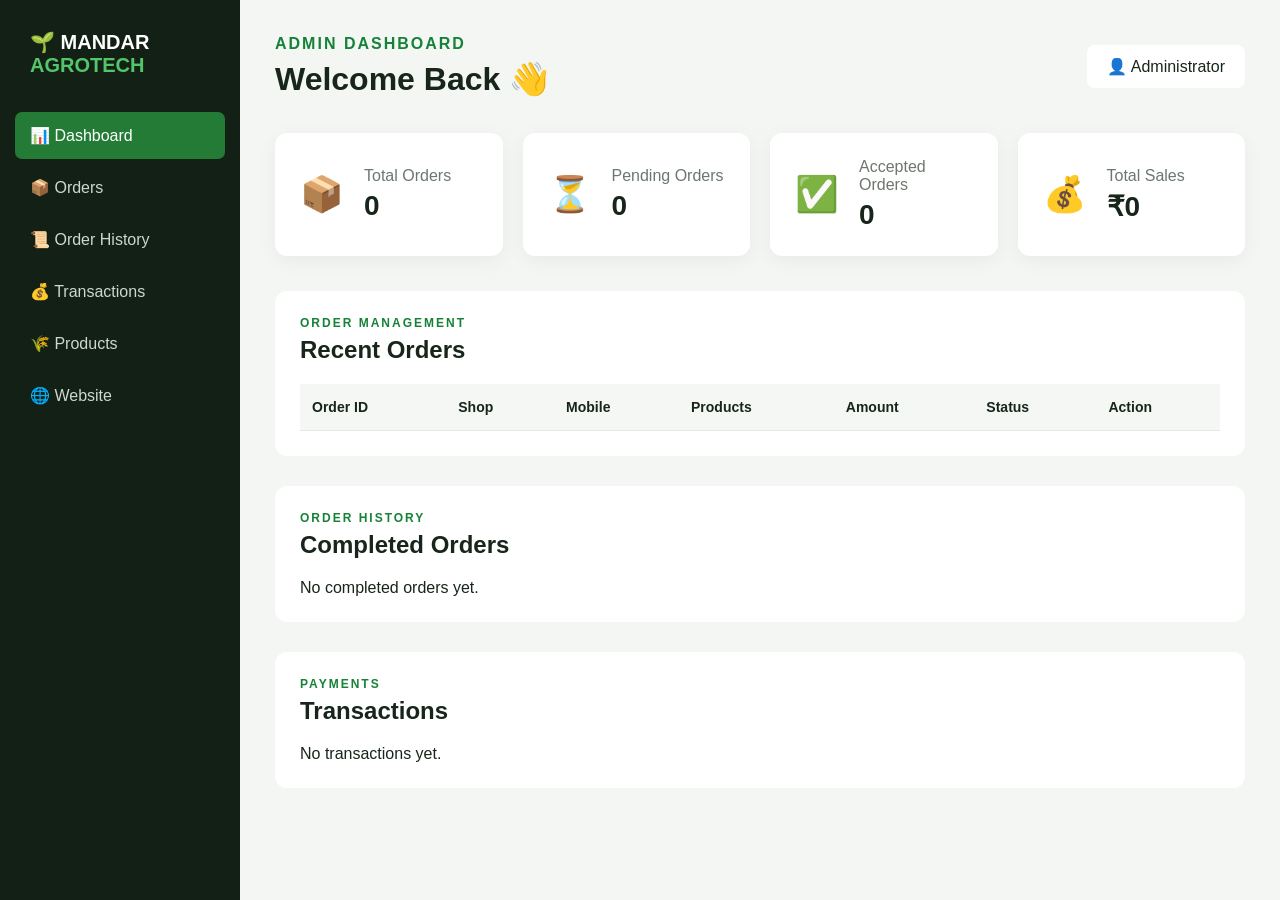
<file: admin.html>
<!DOCTYPE html>
<html lang="en">

<head>

    <meta charset="UTF-8">

    <meta name="viewport"
          content="width=device-width, initial-scale=1.0">

    <title>Admin Dashboard | MANDAR AGROTECH</title>

    <link rel="stylesheet"
          href="style.css">

</head>

<body class="admin-body">


<div class="admin-layout">


<aside class="sidebar">

    <div class="admin-logo">
        🌱 MANDAR<br>
        <span>AGROTECH</span>
    </div>


    <a class="active"
       href="admin.html">
        📊 Dashboard
    </a>


    <a href="#orders">
        📦 Orders
    </a>


    <a href="#history">
        📜 Order History
    </a>


    <a href="#transactions">
        💰 Transactions
    </a>


    <a href="products.html">
        🌾 Products
    </a>


    <a href="index.html">
        🌐 Website
    </a>

</aside>



<main class="admin-main">


<div class="admin-top">

    <div>

        <p>
            ADMIN DASHBOARD
        </p>

        <h1>
            Welcome Back 👋
        </h1>

    </div>


    <div class="admin-user">
        👤 Administrator
    </div>

</div>



<div class="dashboard-cards">


<div class="dashboard-card">

    <span>📦</span>

    <div>

        <p>Total Orders</p>

        <h2 id="totalOrders">
            0
        </h2>

    </div>

</div>



<div class="dashboard-card">

    <span>⏳</span>

    <div>

        <p>Pending Orders</p>

        <h2 id="pendingOrders">
            0
        </h2>

    </div>

</div>



<div class="dashboard-card">

    <span>✅</span>

    <div>

        <p>Accepted Orders</p>

        <h2 id="acceptedOrders">
            0
        </h2>

    </div>

</div>



<div class="dashboard-card">

    <span>💰</span>

    <div>

        <p>Total Sales</p>

        <h2 id="totalSales">
            ₹0
        </h2>

    </div>

</div>


</div>



<section class="admin-table-section"
         id="orders">

    <div class="table-heading">

        <div>

            <p>ORDER MANAGEMENT</p>

            <h2>
                Recent Orders
            </h2>

        </div>

    </div>


    <div class="table-container">

        <table>

            <thead>

                <tr>

                    <th>Order ID</th>

                    <th>Shop</th>

                    <th>Mobile</th>

                    <th>Products</th>

                    <th>Amount</th>

                    <th>Status</th>

                    <th>Action</th>

                </tr>

            </thead>


            <tbody id="ordersTable">

            </tbody>

        </table>

    </div>

</section>



<section class="admin-table-section"
         id="history">

    <div class="table-heading">

        <div>

            <p>ORDER HISTORY</p>

            <h2>
                Completed Orders
            </h2>

        </div>

    </div>


    <div id="historyContainer">

    </div>

</section>



<section class="admin-table-section"
         id="transactions">

    <div class="table-heading">

        <div>

            <p>PAYMENTS</p>

            <h2>
                Transactions
            </h2>

        </div>

    </div>


    <div id="transactionsContainer">

    </div>

</section>


</main>

</div>


<script src="script.js"></script>

</body>
</html>
</file>
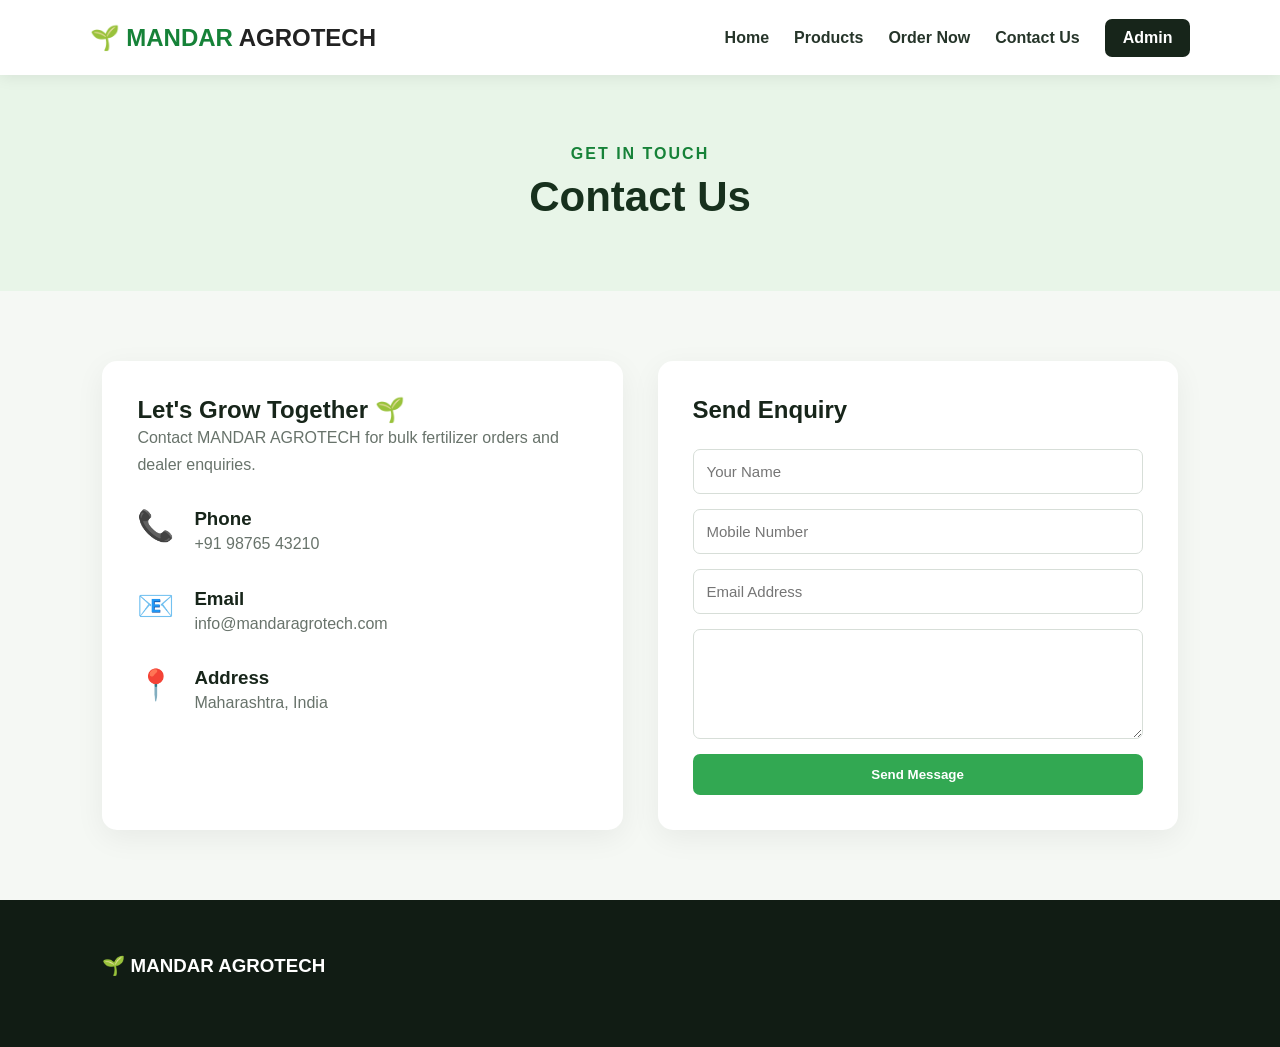
<file: contact.html>
<!DOCTYPE html>
<html lang="en">

<head>

    <meta charset="UTF-8">

    <meta name="viewport"
          content="width=device-width, initial-scale=1.0">

    <title>Contact Us | MANDAR AGROTECH</title>

    <link rel="stylesheet"
          href="style.css">

</head>

<body>


<header class="navbar">

    <div class="logo">
        🌱 MANDAR <span>AGROTECH</span>
    </div>

    <nav>

        <a href="index.html">Home</a>

        <a href="products.html">
            Products
        </a>

        <a href="order.html">
            Order Now
        </a>

        <a href="contact.html">
            Contact Us
        </a>

        <a href="admin.html"
           class="admin-btn">
            Admin
        </a>

    </nav>

</header>


<section class="page-header">

    <p>GET IN TOUCH</p>

    <h1>
        Contact Us
    </h1>

</section>


<section class="contact-section">


<div class="contact-info">

    <h2>
        Let's Grow Together 🌱
    </h2>

    <p>
        Contact MANDAR AGROTECH for bulk fertilizer
        orders and dealer enquiries.
    </p>


    <div class="contact-item">

        <span>📞</span>

        <div>
            <h3>Phone</h3>
            <p>+91 98765 43210</p>
        </div>

    </div>


    <div class="contact-item">

        <span>📧</span>

        <div>
            <h3>Email</h3>
            <p>info@mandaragrotech.com</p>
        </div>

    </div>


    <div class="contact-item">

        <span>📍</span>

        <div>
            <h3>Address</h3>
            <p>
                Maharashtra, India
            </p>
        </div>

    </div>

</div>



<div class="contact-form">

    <h2>
        Send Enquiry
    </h2>


    <input
        type="text"
        id="contactName"
        placeholder="Your Name">


    <input
        type="tel"
        id="contactMobile"
        placeholder="Mobile Number">


    <input
        type="email"
        id="contactEmail"
        placeholder="Email Address">


    <textarea
        id="contactMessage"
        placeholder="Your Message">
    </textarea>


    <button
        class="primary-btn"
        onclick="sendEnquiry()">

        Send Message

    </button>

</div>


</section>


<footer>

    <h3>
        🌱 MANDAR AGROTECH
    </h3>

</footer>


<script src="script.js"></script>

</body>
</html>
</file>
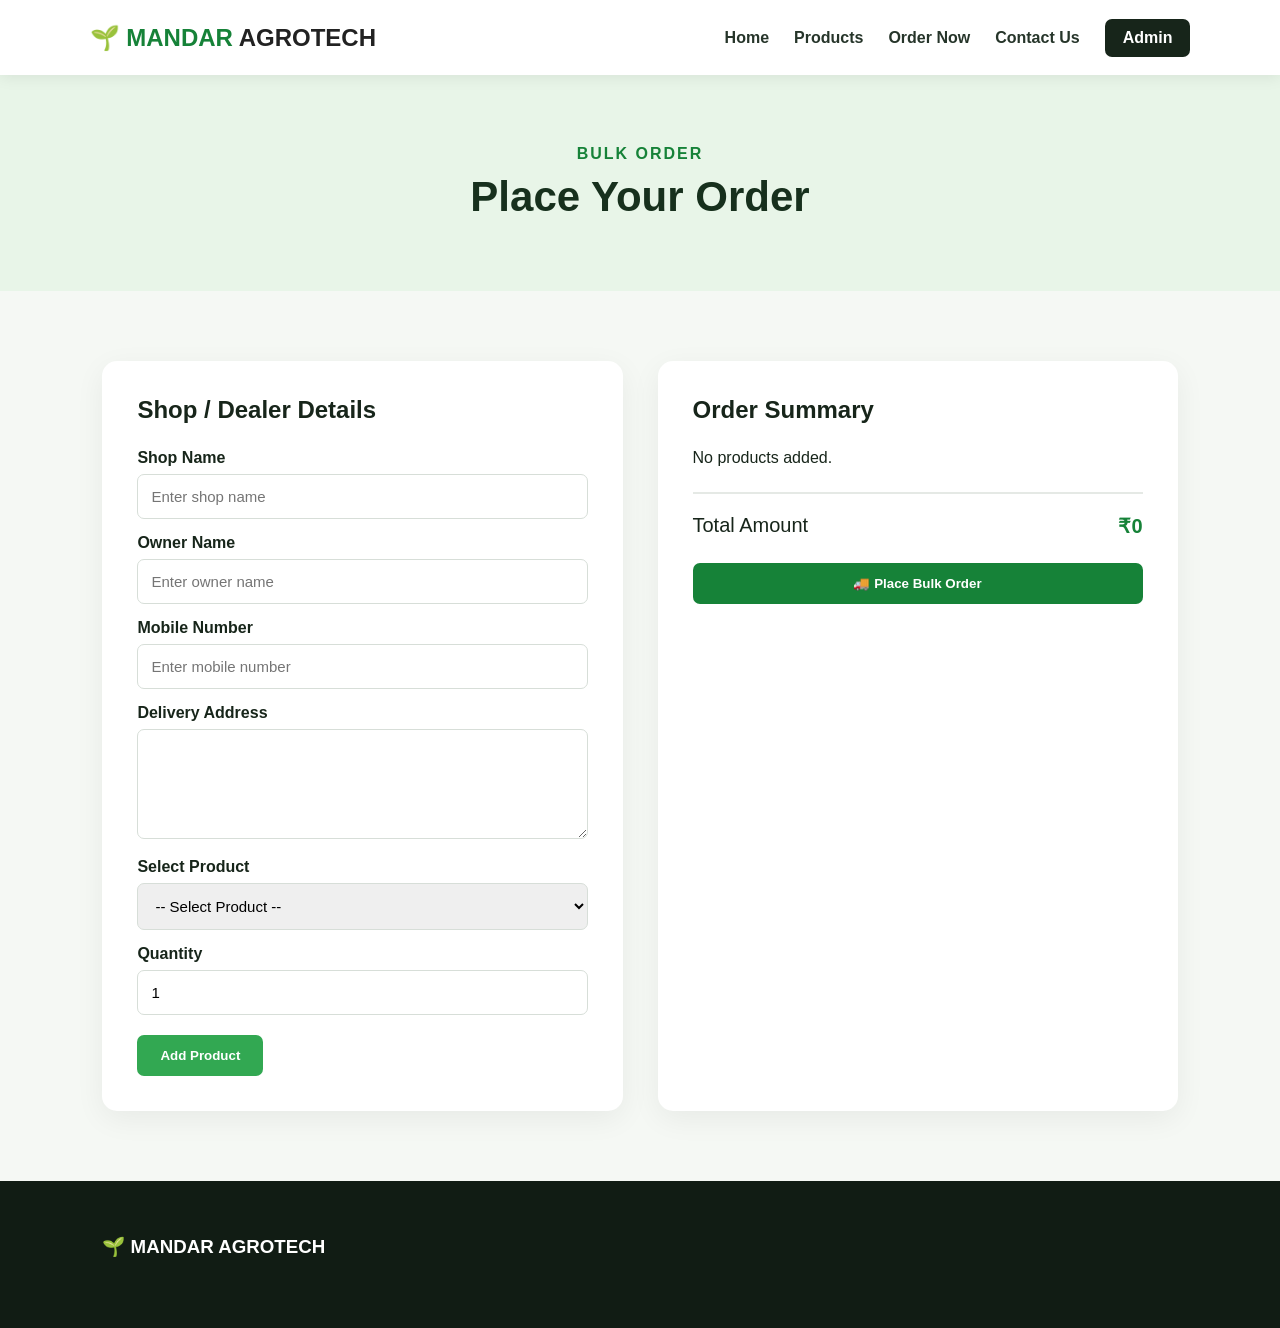
<file: order.html>
<!DOCTYPE html>
<html lang="en">

<head>

    <meta charset="UTF-8">

    <meta name="viewport"
          content="width=device-width, initial-scale=1.0">

    <title>Bulk Order | MANDAR AGROTECH</title>

    <link rel="stylesheet"
          href="style.css">

</head>

<body>


<header class="navbar">

    <div class="logo">
        🌱 MANDAR <span>AGROTECH</span>
    </div>

    <nav>

        <a href="index.html">Home</a>

        <a href="products.html">
            Products
        </a>

        <a href="order.html">
            Order Now
        </a>

        <a href="contact.html">
            Contact Us
        </a>

        <a href="admin.html"
           class="admin-btn">
            Admin
        </a>

    </nav>

</header>


<section class="page-header">

    <p>BULK ORDER</p>

    <h1>
        Place Your Order
    </h1>

</section>


<section class="order-section">


<div class="order-form">

    <h2>Shop / Dealer Details</h2>


    <label>
        Shop Name
    </label>

    <input
        type="text"
        id="shopName"
        placeholder="Enter shop name">


    <label>
        Owner Name
    </label>

    <input
        type="text"
        id="ownerName"
        placeholder="Enter owner name">


    <label>
        Mobile Number
    </label>

    <input
        type="tel"
        id="mobile"
        placeholder="Enter mobile number">


    <label>
        Delivery Address
    </label>

    <textarea
        id="address"
        placeholder="Enter complete delivery address">
    </textarea>


    <label>
        Select Product
    </label>

    <select id="productSelect">

        <option value="">
            -- Select Product --
        </option>

        <option value="NPK 19:19:19|1500">
            NPK 19:19:19 - ₹1500
        </option>

        <option value="DAP 18:46:0|1350">
            DAP 18:46:0 - ₹1350
        </option>

        <option value="Urea|300">
            Urea - ₹300
        </option>

        <option value="Organic Fertilizer|650">
            Organic Fertilizer - ₹650
        </option>

        <option value="Micronutrient Mix|800">
            Micronutrient Mix - ₹800
        </option>

        <option value="Potash|1200">
            Potash - ₹1200
        </option>

        <option value="Neem Cake|500">
            Neem Cake - ₹500
        </option>

        <option value="Bio Fertilizer|450">
            Bio Fertilizer - ₹450
        </option>

    </select>


    <label>
        Quantity
    </label>

    <input
        type="number"
        id="quantity"
        min="1"
        value="1">


    <button
        type="button"
        id="addProductBtn"
        class="primary-btn">

        Add Product

    </button>


</div>



<div class="order-summary">

    <h2>
        Order Summary
    </h2>


    <div id="cartItems">

        <p class="empty-cart">
            No products added.
        </p>

    </div>


    <div class="total-box">

        <span>
            Total Amount
        </span>

        <strong id="totalAmount">
            ₹0
        </strong>

    </div>


    <button
        id="placeOrderBtn"
        class="place-order-btn">

        🚚 Place Bulk Order

    </button>

</div>


</section>


<footer>

    <h3>
        🌱 MANDAR AGROTECH
    </h3>

</footer>


<script src="script.js"></script>

</body>
</html>
</file>
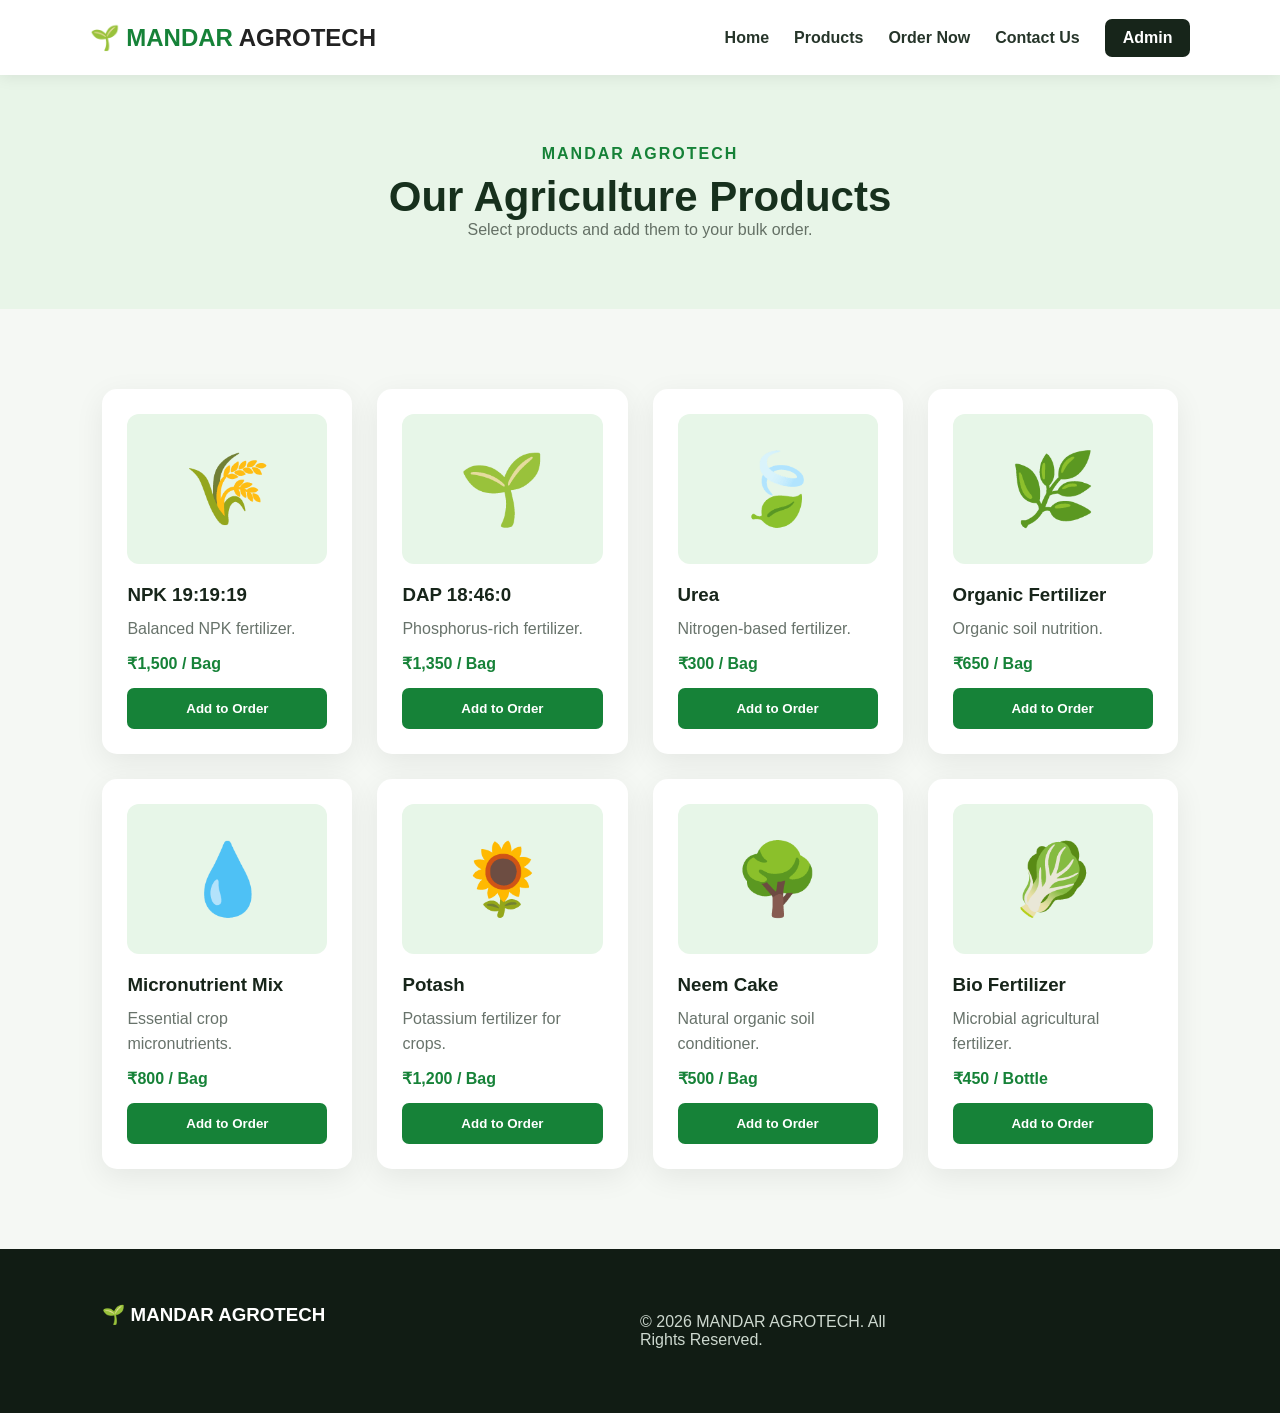
<file: products.html>
<!DOCTYPE html>
<html lang="en">

<head>

    <meta charset="UTF-8">
    <meta name="viewport"
          content="width=device-width, initial-scale=1.0">

    <title>Products | MANDAR AGROTECH</title>

    <link rel="stylesheet"
          href="style.css">

</head>

<body>


<header class="navbar">

    <div class="logo">
        🌱 MANDAR <span>AGROTECH</span>
    </div>

    <nav>

        <a href="index.html">Home</a>

        <a href="products.html">
            Products
        </a>

        <a href="order.html">
            Order Now
        </a>

        <a href="contact.html">
            Contact Us
        </a>

        <a href="admin.html"
           class="admin-btn">
            Admin
        </a>

    </nav>

</header>


<section class="page-header">

    <p>MANDAR AGROTECH</p>

    <h1>
        Our Agriculture Products
    </h1>

    <span>
        Select products and add them to your bulk order.
    </span>

</section>


<section class="products-page">

    <div class="product-grid">


        <div class="product-card">

            <div class="product-icon">🌾</div>

            <h3>NPK 19:19:19</h3>

            <p>
                Balanced NPK fertilizer.
            </p>

            <strong>₹1,500 / Bag</strong>

            <button
                class="order-product"
                data-name="NPK 19:19:19"
                data-price="1500">

                Add to Order

            </button>

        </div>


        <div class="product-card">

            <div class="product-icon">🌱</div>

            <h3>DAP 18:46:0</h3>

            <p>
                Phosphorus-rich fertilizer.
            </p>

            <strong>₹1,350 / Bag</strong>

            <button
                class="order-product"
                data-name="DAP 18:46:0"
                data-price="1350">

                Add to Order

            </button>

        </div>


        <div class="product-card">

            <div class="product-icon">🍃</div>

            <h3>Urea</h3>

            <p>
                Nitrogen-based fertilizer.
            </p>

            <strong>₹300 / Bag</strong>

            <button
                class="order-product"
                data-name="Urea"
                data-price="300">

                Add to Order

            </button>

        </div>


        <div class="product-card">

            <div class="product-icon">🌿</div>

            <h3>Organic Fertilizer</h3>

            <p>
                Organic soil nutrition.
            </p>

            <strong>₹650 / Bag</strong>

            <button
                class="order-product"
                data-name="Organic Fertilizer"
                data-price="650">

                Add to Order

            </button>

        </div>


        <div class="product-card">

            <div class="product-icon">💧</div>

            <h3>Micronutrient Mix</h3>

            <p>
                Essential crop micronutrients.
            </p>

            <strong>₹800 / Bag</strong>

            <button
                class="order-product"
                data-name="Micronutrient Mix"
                data-price="800">

                Add to Order

            </button>

        </div>


        <div class="product-card">

            <div class="product-icon">🌻</div>

            <h3>Potash</h3>

            <p>
                Potassium fertilizer for crops.
            </p>

            <strong>₹1,200 / Bag</strong>

            <button
                class="order-product"
                data-name="Potash"
                data-price="1200">

                Add to Order

            </button>

        </div>


        <div class="product-card">

            <div class="product-icon">🌳</div>

            <h3>Neem Cake</h3>

            <p>
                Natural organic soil conditioner.
            </p>

            <strong>₹500 / Bag</strong>

            <button
                class="order-product"
                data-name="Neem Cake"
                data-price="500">

                Add to Order

            </button>

        </div>


        <div class="product-card">

            <div class="product-icon">🥬</div>

            <h3>Bio Fertilizer</h3>

            <p>
                Microbial agricultural fertilizer.
            </p>

            <strong>₹450 / Bottle</strong>

            <button
                class="order-product"
                data-name="Bio Fertilizer"
                data-price="450">

                Add to Order

            </button>

        </div>

    </div>

</section>


<footer>

    <h3>🌱 MANDAR AGROTECH</h3>

    <p>
        © 2026 MANDAR AGROTECH. All Rights Reserved.
    </p>

</footer>


<script src="script.js"></script>
</body>
</html>
</file>
<file: style.css>
* {
    margin: 0;
    padding: 0;
    box-sizing: border-box;
    font-family: Arial, sans-serif;
}

body {
    background: #f5f8f4;
    color: #17251a;
}

.navbar {
    min-height: 75px;
    background: white;
    display: flex;
    justify-content: space-between;
    align-items: center;
    padding: 15px 7%;
    box-shadow: 0 2px 15px rgba(0,0,0,.08);
    position: sticky;
    top: 0;
    z-index: 1000;
}

.logo {
    color: #168238;
    font-size: 24px;
    font-weight: 800;
}

.logo span {
    color: #222;
}

nav {
    display: flex;
    align-items: center;
    gap: 25px;
}

nav a {
    text-decoration: none;
    color: #26352a;
    font-weight: 600;
}

nav a:hover {
    color: #168238;
}

.admin-btn {
    background: #17251a;
    color: white !important;
    padding: 10px 18px;
    border-radius: 7px;
}


/* HERO */

.hero {
    min-height: 650px;
    display: flex;
    align-items: center;
    padding: 70px 8%;
    color: white;

    background:
    linear-gradient(
        90deg,
        rgba(15,65,25,.95),
        rgba(15,65,25,.55),
        rgba(15,65,25,.15)
    ),
    url("https://images.unsplash.com/photo-1625246333195-78d9c38ad449?auto=format&fit=crop&w=1600&q=80");

    background-size: cover;
    background-position: center;
}

.hero-content {
    max-width: 650px;
}

.tagline {
    letter-spacing: 3px;
    font-weight: bold;
    margin-bottom: 20px;
}

.hero h1 {
    font-size: 65px;
    line-height: 1.05;
    margin-bottom: 25px;
}

.hero-content > p:not(.tagline) {
    font-size: 19px;
    line-height: 1.7;
}

.hero-buttons {
    display: flex;
    gap: 15px;
    margin-top: 30px;
}

.primary-btn,
.secondary-btn,
.product-card button,
.place-order-btn {
    display: inline-block;
    padding: 13px 23px;
    border: none;
    border-radius: 7px;
    text-decoration: none;
    font-weight: bold;
    cursor: pointer;
}

.primary-btn {
    background: #32a852;
    color: white;
}

.primary-btn:hover {
    background: #247b3a;
}

.secondary-btn {
    border: 2px solid white;
    color: white;
}

.secondary-btn:hover {
    background: white;
    color: #168238;
}


/* STATS */

.stats {
    display: grid;
    grid-template-columns: repeat(4,1fr);
    background: white;
    padding: 35px 8%;
    text-align: center;
}

.stats h2 {
    color: #168238;
    font-size: 35px;
}


/* PRODUCTS */

.home-products,
.products-page {
    padding: 80px 8%;
}

.section-title,
.page-header {
    text-align: center;
    margin-bottom: 45px;
}

.section-title p,
.page-header p {
    color: #168238;
    font-weight: bold;
    letter-spacing: 2px;
}

.section-title h2,
.page-header h1 {
    font-size: 42px;
    margin-top: 10px;
}

.product-grid {
    display: grid;
    grid-template-columns: repeat(4,1fr);
    gap: 25px;
}

.product-card {
    background: white;
    padding: 25px;
    border-radius: 15px;
    box-shadow: 0 8px 30px rgba(0,0,0,.07);
    transition: .3s;
}

.product-card:hover {
    transform: translateY(-7px);
}

.product-icon {
    height: 150px;
    background: #e7f6e8;
    border-radius: 12px;
    display: flex;
    justify-content: center;
    align-items: center;
    font-size: 70px;
    margin-bottom: 20px;
}

.product-card h3 {
    margin-bottom: 10px;
}

.product-card p {
    color: #68736b;
    line-height: 1.6;
    margin-bottom: 12px;
}

.product-card strong {
    display: block;
    color: #168238;
    margin-bottom: 15px;
}

.product-card a {
    text-decoration: none;
    color: #168238;
    font-weight: bold;
}

.product-card button {
    background: #168238;
    color: white;
    width: 100%;
}


/* PAGE HEADER */

.page-header {
    background: #e8f5e8;
    padding: 70px 20px;
    margin: 0;
}

.page-header h1 {
    color: #17301d;
}

.page-header span {
    color: #647065;
}


/* ORDER */

.order-section {
    padding: 70px 8%;
    display: grid;
    grid-template-columns: 1fr 1fr;
    gap: 35px;
}

.order-form,
.order-summary,
.contact-info,
.contact-form {
    background: white;
    padding: 35px;
    border-radius: 15px;
    box-shadow: 0 8px 30px rgba(0,0,0,.06);
}

.order-form h2,
.order-summary h2 {
    margin-bottom: 25px;
}

label {
    display: block;
    margin: 15px 0 7px;
    font-weight: bold;
}

input,
select,
textarea {
    width: 100%;
    padding: 13px;
    border: 1px solid #d7ded8;
    border-radius: 7px;
    outline: none;
    font-size: 15px;
}

textarea {
    min-height: 110px;
    resize: vertical;
}

input:focus,
select:focus,
textarea:focus {
    border-color: #168238;
}

#addProductBtn {
    margin-top: 20px;
}

.cart-item {
    display: flex;
    justify-content: space-between;
    gap: 15px;
    padding: 18px 0;
    border-bottom: 1px solid #e4e9e4;
}

.cart-item h3 {
    margin-bottom: 7px;
}

.cart-item p {
    color: #68736b;
}

.remove-btn {
    border: none;
    background: none;
    color: #d33;
    cursor: pointer;
    margin-top: 8px;
}

.total-box {
    margin-top: 25px;
    padding-top: 20px;
    border-top: 2px solid #e5e9e5;
    display: flex;
    justify-content: space-between;
    font-size: 20px;
}

.total-box strong {
    color: #168238;
}

.place-order-btn {
    width: 100%;
    background: #168238;
    color: white;
    margin-top: 25px;
}


/* CONTACT */

.contact-section {
    padding: 70px 8%;
    display: grid;
    grid-template-columns: 1fr 1fr;
    gap: 35px;
}

.contact-info p {
    color: #68736b;
    line-height: 1.7;
}

.contact-item {
    display: flex;
    gap: 20px;
    margin-top: 30px;
}

.contact-item span {
    font-size: 30px;
}

.contact-form {
    display: flex;
    flex-direction: column;
    gap: 15px;
}

.contact-form h2 {
    margin-bottom: 10px;
}


/* CTA */

.cta {
    padding: 80px 20px;
    text-align: center;
    background: #176f2d;
    color: white;
}

.cta h2 {
    font-size: 40px;
    margin-bottom: 15px;
}

.cta p {
    margin-bottom: 30px;
}


/* FOOTER */

footer {
    background: #111c14;
    color: white;
    padding: 55px 8%;
    display: grid;
    grid-template-columns: 2fr 1fr 1fr;
    gap: 40px;
}

footer h3,
footer h2 {
    margin-bottom: 15px;
}

footer a {
    display: block;
    color: #cdd8cf;
    text-decoration: none;
    margin: 9px 0;
}

footer p {
    color: #cdd8cf;
    margin: 9px 0;
}


/* ============================= */
/* ADMIN */
/* ============================= */

.admin-body {
    background: #f3f6f3;
}

.admin-layout {
    display: flex;
    min-height: 100vh;
}

.sidebar {
    width: 240px;
    background: #122016;
    color: white;
    padding: 30px 15px;
    position: fixed;
    height: 100vh;
}

.admin-logo {
    font-size: 20px;
    font-weight: bold;
    padding: 0 15px 30px;
}

.admin-logo span {
    color: #53c66a;
}

.sidebar a {
    display: block;
    color: #cdd8cf;
    text-decoration: none;
    padding: 14px 15px;
    border-radius: 7px;
    margin: 5px 0;
}

.sidebar a:hover,
.sidebar a.active {
    background: #237b35;
    color: white;
}

.admin-main {
    margin-left: 240px;
    padding: 35px;
    width: calc(100% - 240px);
}

.admin-top {
    display: flex;
    justify-content: space-between;
    align-items: center;
    margin-bottom: 35px;
}

.admin-top p {
    color: #168238;
    font-weight: bold;
    letter-spacing: 2px;
}

.admin-top h1 {
    margin-top: 7px;
}

.admin-user {
    background: white;
    padding: 12px 20px;
    border-radius: 8px;
}

.dashboard-cards {
    display: grid;
    grid-template-columns: repeat(4,1fr);
    gap: 20px;
    margin-bottom: 35px;
}

.dashboard-card {
    background: white;
    padding: 25px;
    border-radius: 12px;
    display: flex;
    gap: 20px;
    align-items: center;
    box-shadow: 0 5px 20px rgba(0,0,0,.05);
}

.dashboard-card > span {
    font-size: 35px;
}

.dashboard-card p {
    color: #6c776e;
    margin-bottom: 5px;
}

.dashboard-card h2 {
    font-size: 28px;
}

.admin-table-section {
    background: white;
    border-radius: 12px;
    padding: 25px;
    margin-bottom: 30px;
}

.table-heading {
    margin-bottom: 20px;
}

.table-heading p {
    color: #168238;
    font-size: 12px;
    font-weight: bold;
    letter-spacing: 2px;
}

.table-heading h2 {
    margin-top: 6px;
}

.table-container {
    overflow-x: auto;
}

table {
    width: 100%;
    border-collapse: collapse;
}

th,
td {
    padding: 15px 12px;
    text-align: left;
    border-bottom: 1px solid #e5e9e5;
}

th {
    background: #f4f7f4;
    font-size: 14px;
}

td {
    font-size: 14px;
}

.status {
    padding: 6px 10px;
    border-radius: 20px;
    font-size: 12px;
    font-weight: bold;
}

.status.pending {
    background: #fff3cd;
    color: #856404;
}

.status.accepted {
    background: #d9f5df;
    color: #17752a;
}

.status.rejected {
    background: #ffdede;
    color: #a52222;
}

.accept-btn,
.reject-btn {
    border: none;
    padding: 7px 10px;
    border-radius: 5px;
    cursor: pointer;
    color: white;
}

.accept-btn {
    background: #168238;
}

.reject-btn {
    background: #d33;
}


/* MOBILE */

@media(max-width: 900px) {

    .navbar {
        flex-direction: column;
        gap: 15px;
    }

    nav {
        flex-wrap: wrap;
        justify-content: center;
    }

    .stats {
        grid-template-columns: repeat(2,1fr);
        gap: 25px;
    }

    .product-grid {
        grid-template-columns: repeat(2,1fr);
    }

    .order-section,
    .contact-section {
        grid-template-columns: 1fr;
    }

    .dashboard-cards {
        grid-template-columns: repeat(2,1fr);
    }

}


@media(max-width: 600px) {

    .hero h1 {
        font-size: 42px;
    }

    .hero-buttons {
        flex-direction: column;
    }

    .product-grid {
        grid-template-columns: 1fr;
    }

    .stats {
        grid-template-columns: 1fr;
    }

    footer {
        grid-template-columns: 1fr;
    }

    .sidebar {
        width: 70px;
        overflow: hidden;
    }

    .sidebar a {
        font-size: 0;
    }

    .sidebar a:first-letter {
        font-size: 20px;
    }

    .admin-main {
        margin-left: 70px;
        width: calc(100% - 70px);
        padding: 15px;
    }

    .dashboard-cards {
        grid-template-columns: 1fr;
    }

}
</file>
